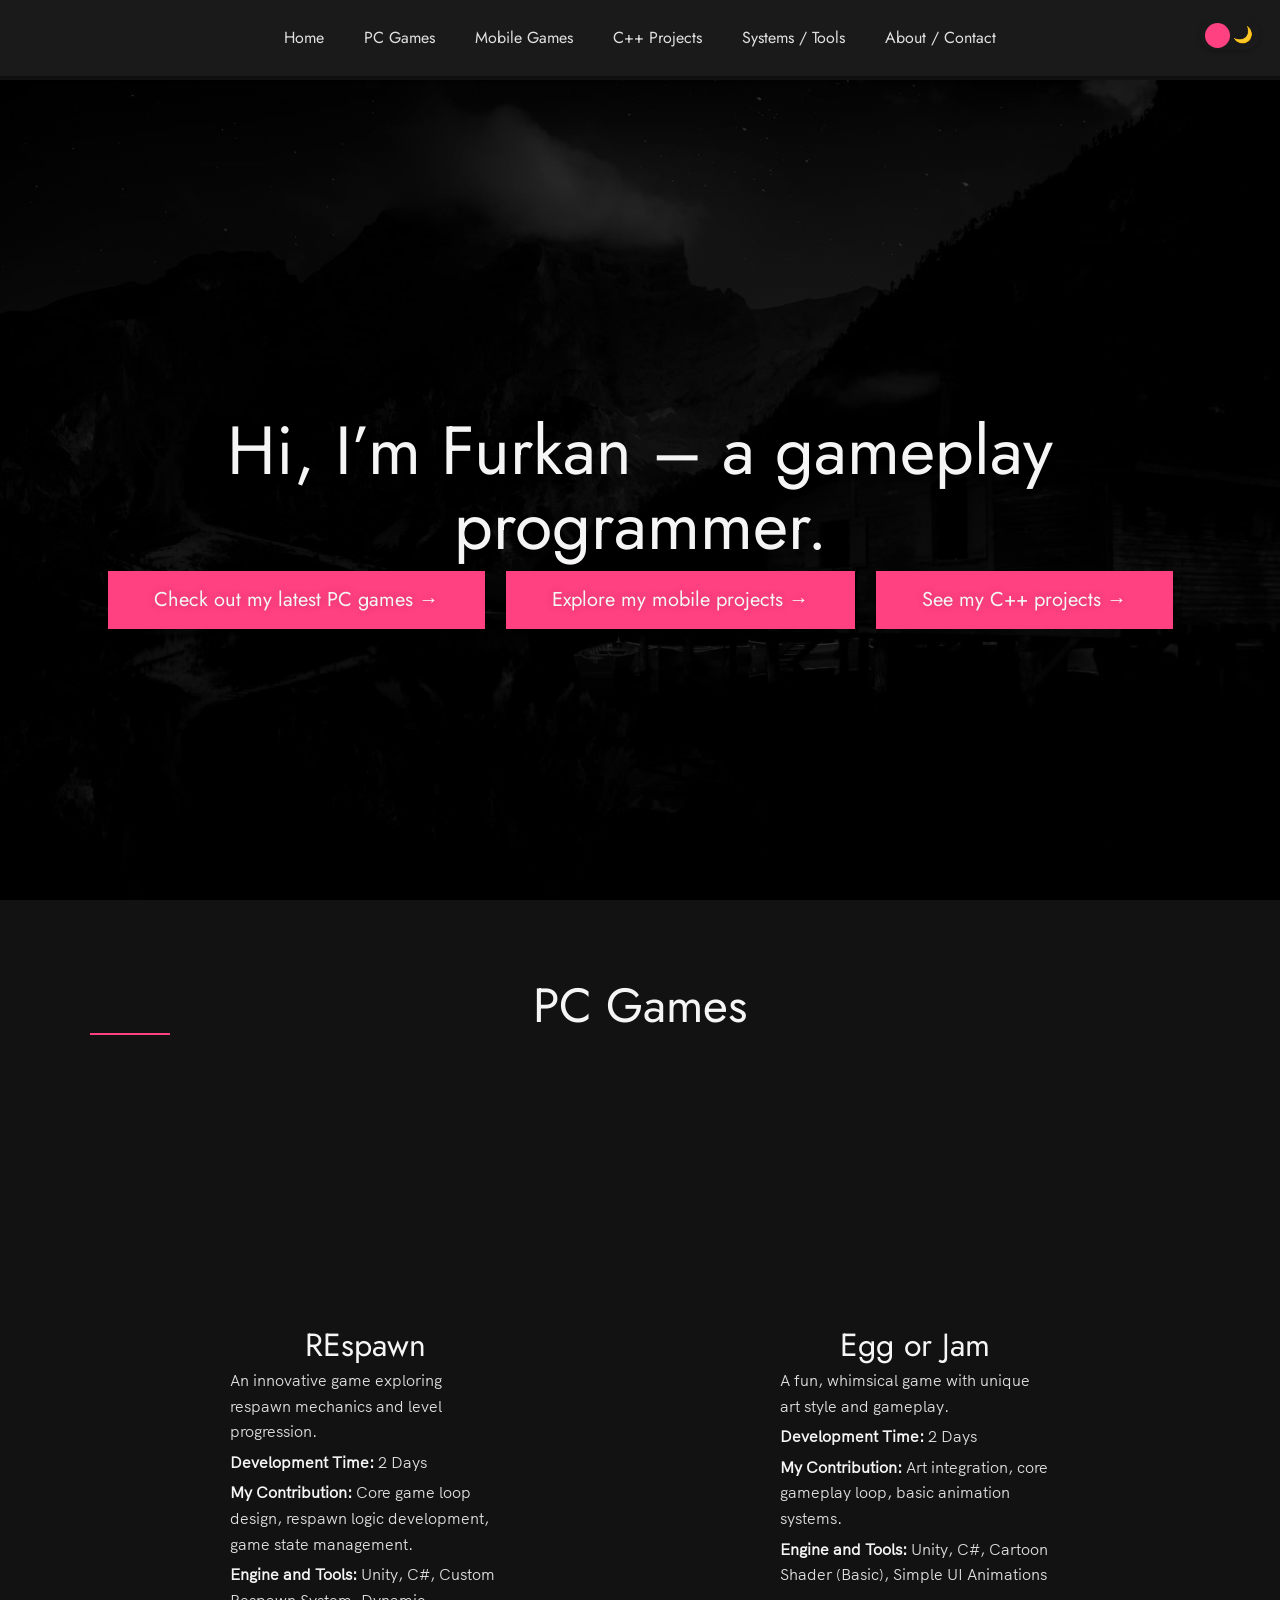
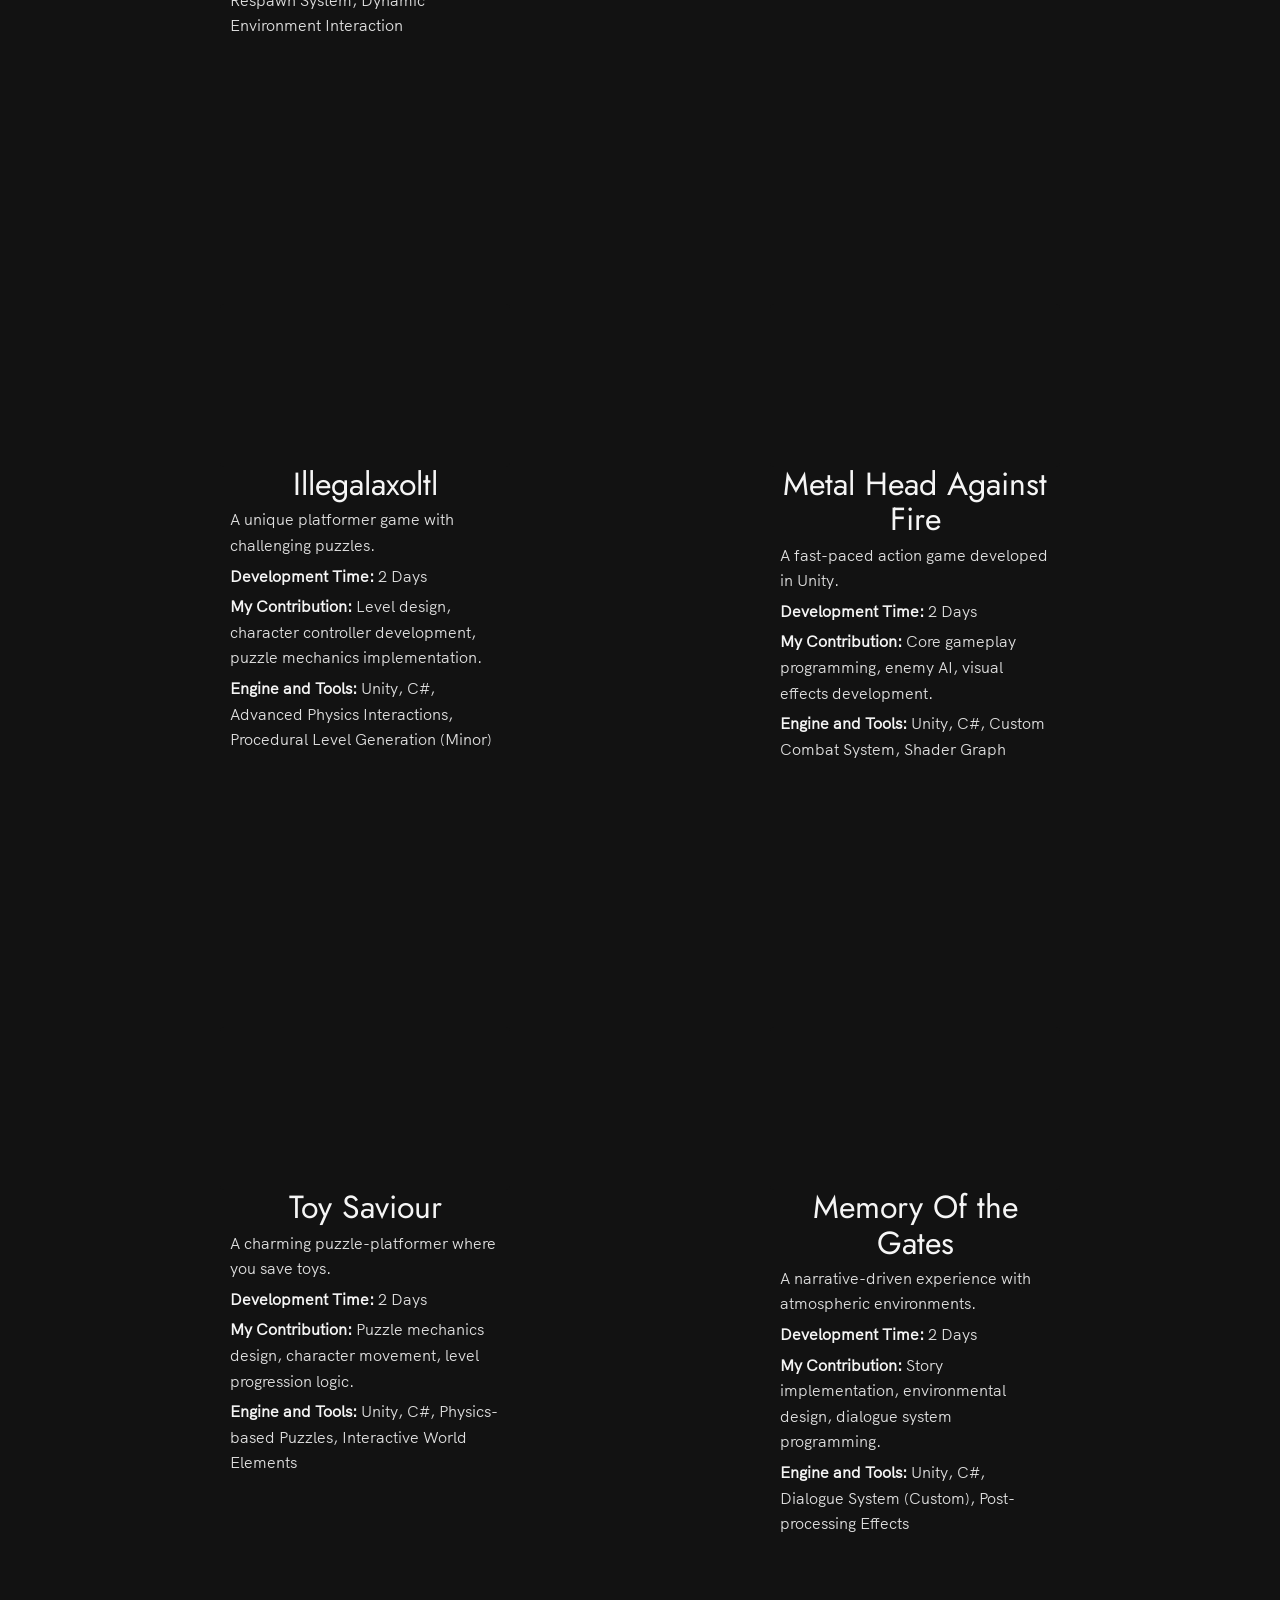
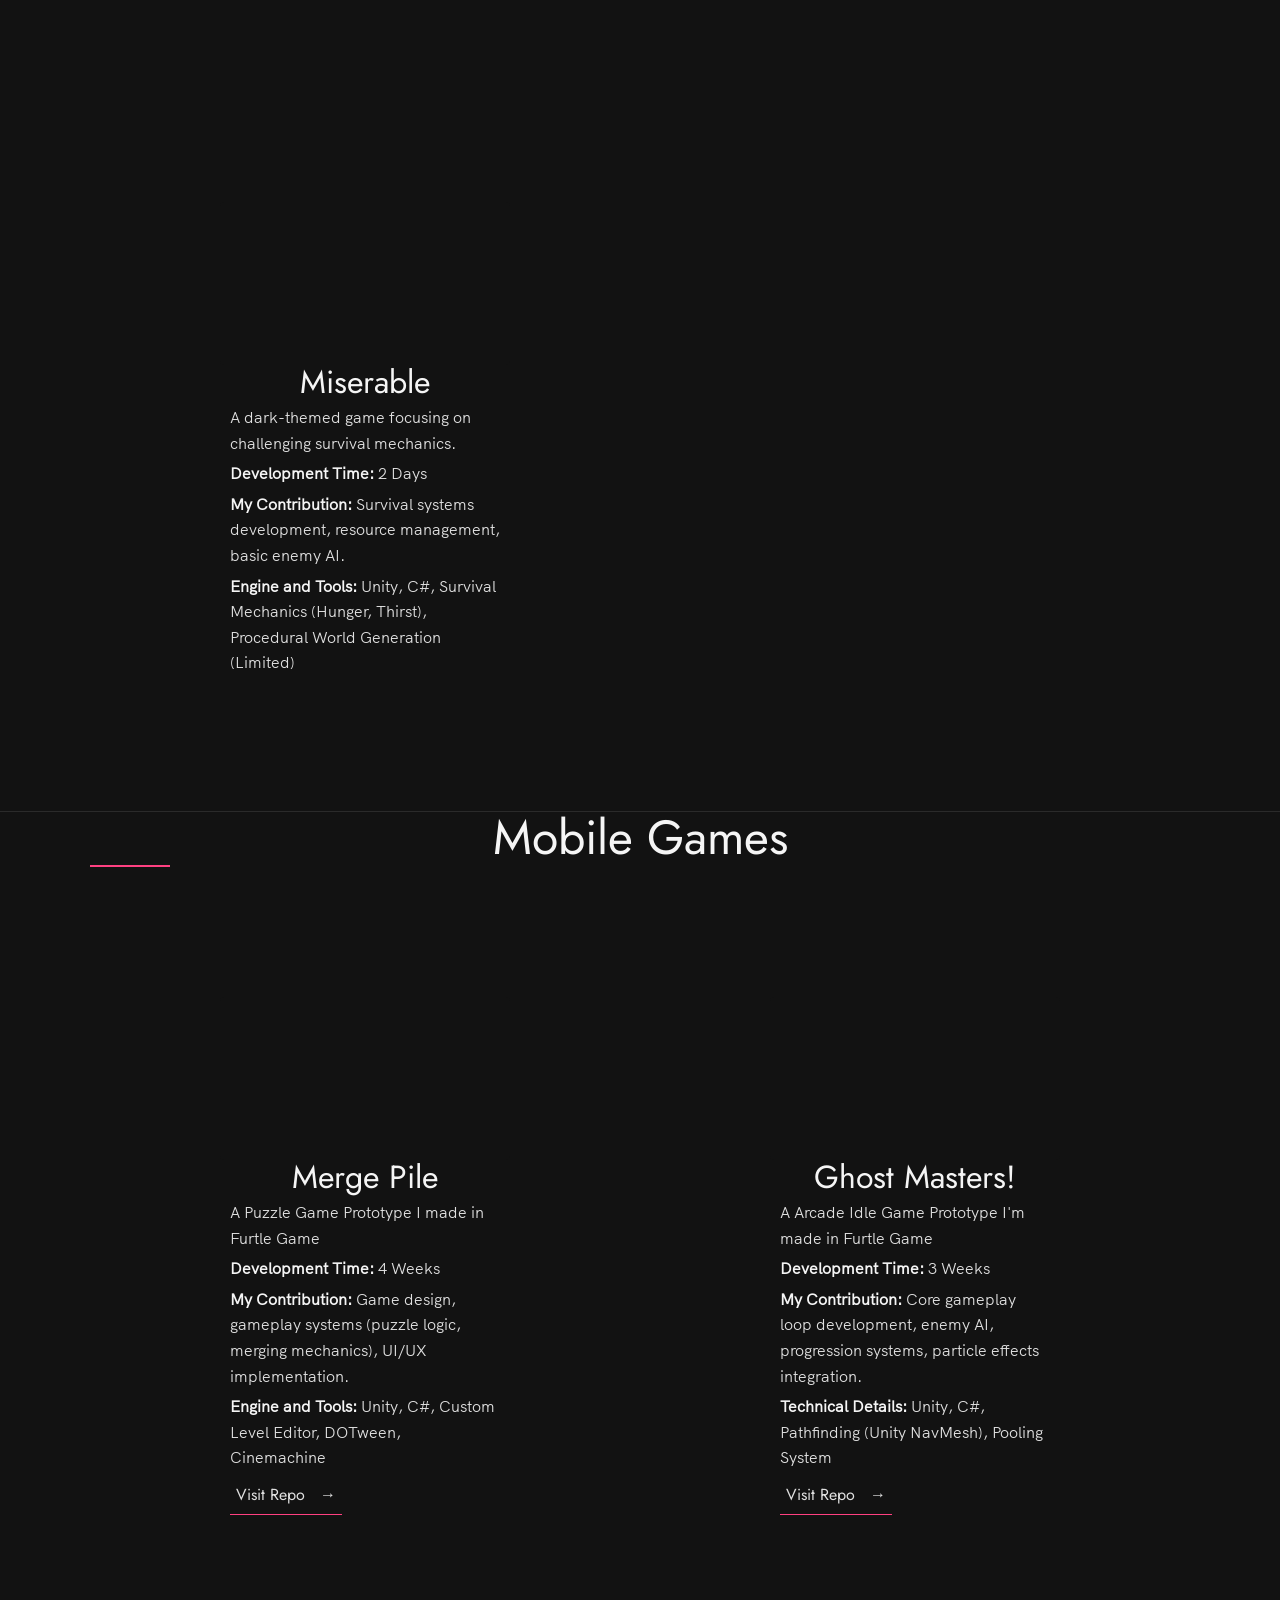
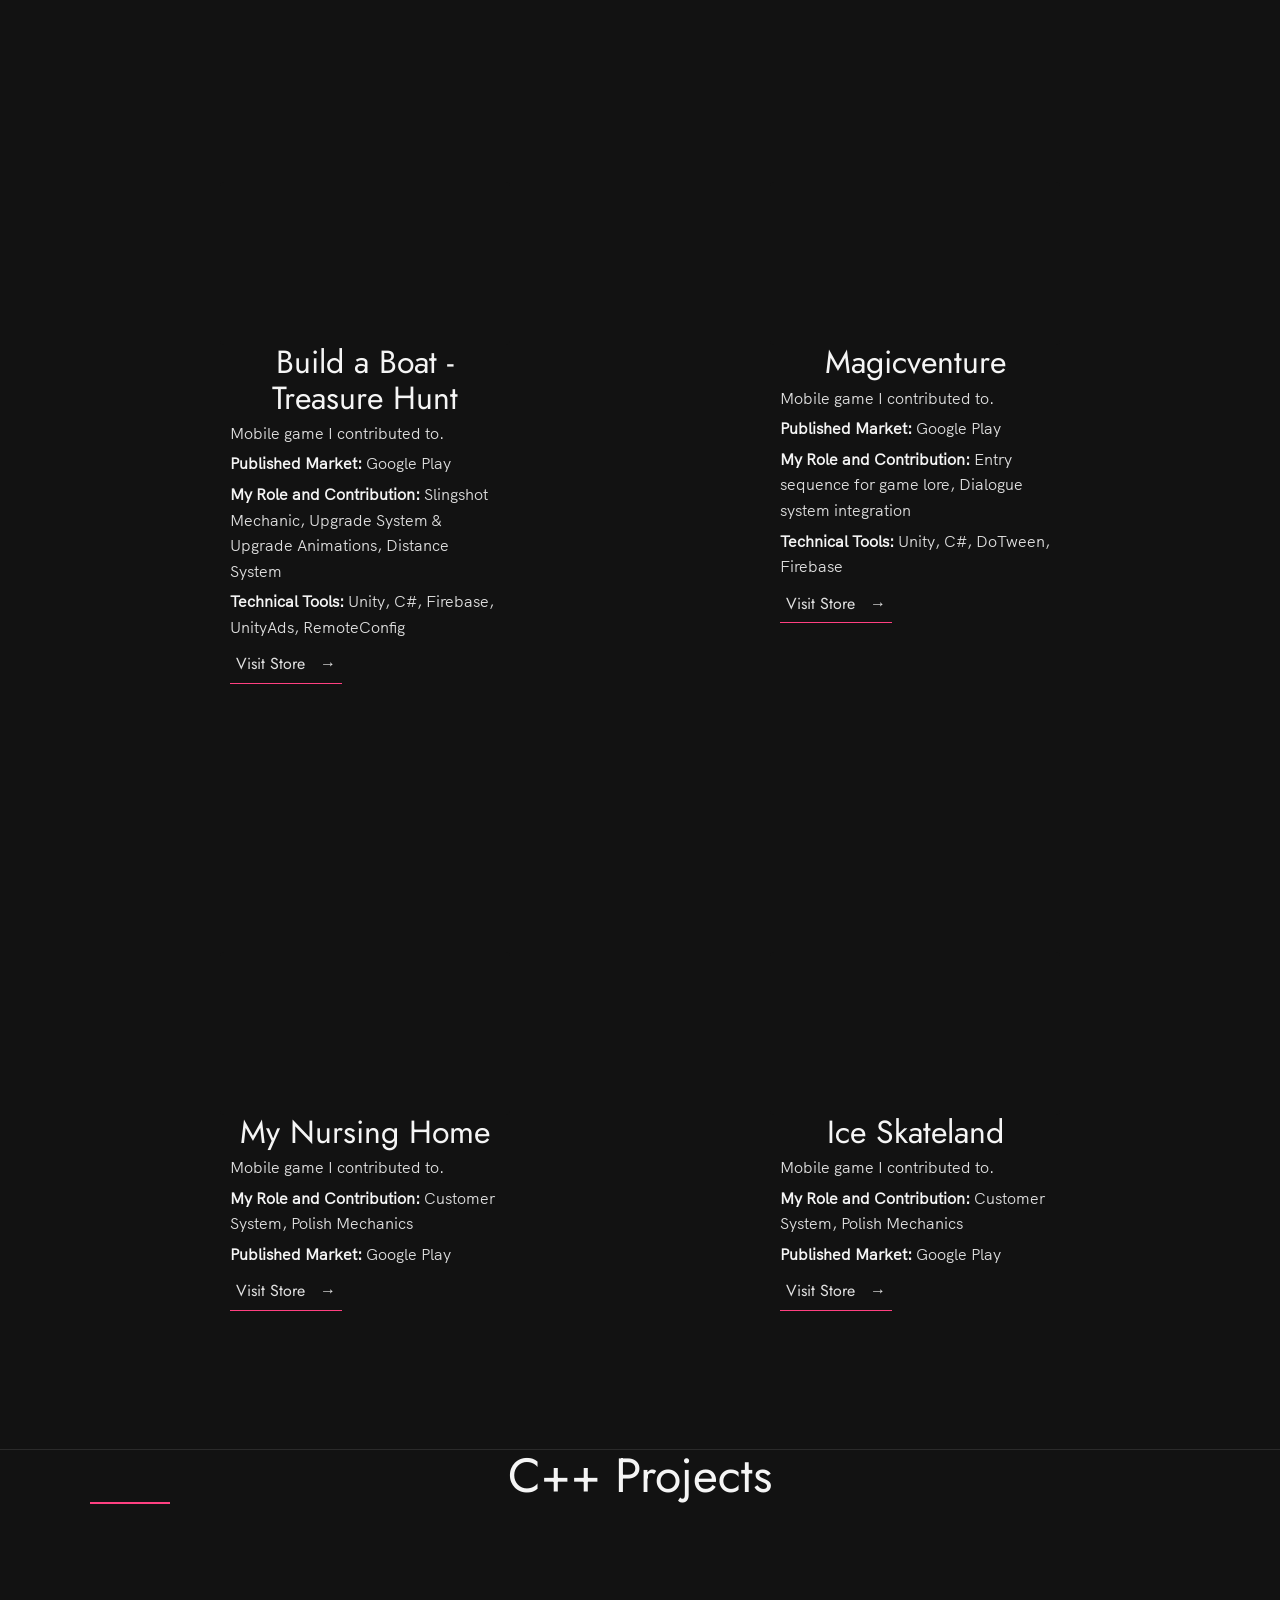
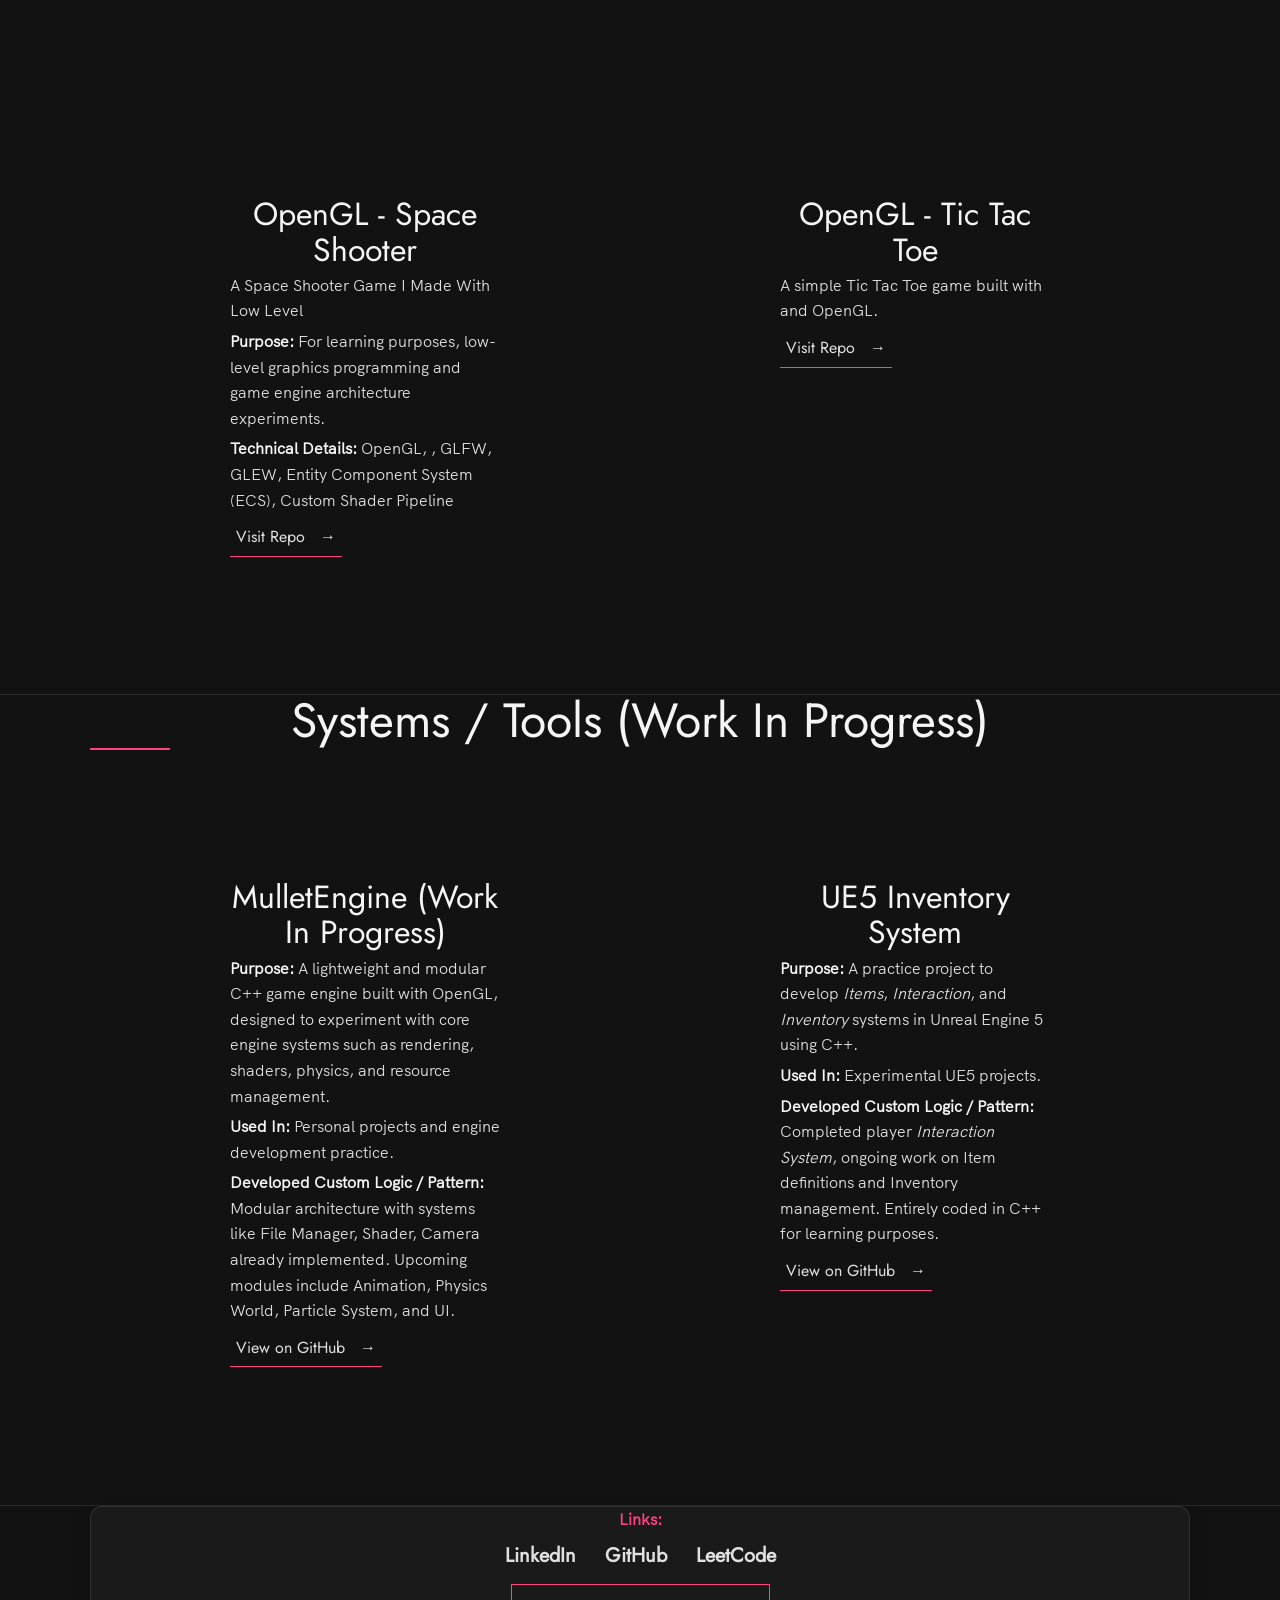
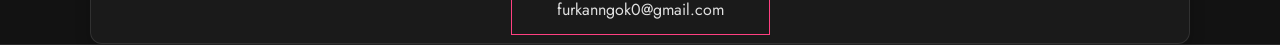
<file: index.html>
<!DOCTYPE html>
<html lang="en">

<head>
    <meta charset="UTF-8" />
    <meta name="viewport" content="width=device-width, initial-scale=1.0" />
    <link rel="shortcut icon" type="image/png" href="./images/gamepad.png" />

    <title>
        Furkan Gök | Gameplay Programmer
    </title>

    <meta name="description" content="An Ambitious Game Developer">
    <meta name="keywords" content="Game Dev, Unity Dev, Graphics Engines,C#," />
    <link rel="stylesheet" href="index.css" />
</head>

<body>
    <nav class="nav" role="navigation">
        <ul class="nav__items">
            <li class="nav__item"><a href="#home" class="nav__link">Home</a></li>
            <li class="nav__item"><a href="#pc-games" class="nav__link">PC Games</a></li>
            <li class="nav__item"><a href="#mobile-games" class="nav__link">Mobile Games</a></li>
            <li class="nav__item"><a href="#cpp-projects" class="nav__link">C++ Projects</a></li>
            <li class="nav__item"><a href="#systems-tools" class="nav__link">Systems / Tools</a></li>
            <li class="nav__item">
                <a href="#about-contact" class="nav__link">About / Contact</a>
            </li>
        </ul>
    </nav>

    <header class="header" role="banner" id="home">
        <div class="header__text-box row">
            <div class="header__text">
                <h1 class="heading-primary">
                    <span>Hi, I’m Furkan – a gameplay programmer.</span>
                </h1>
                <a href="#pc-games" class="btn btn--pink">Check out my latest PC games →</a>
                <a href="#mobile-games" class="btn btn--pink">Explore my mobile projects →</a>
                <a href="#cpp-projects" class="btn btn--pink">See my  C++ projects →</a>
            </div>
        </div>
    </header>

    <main role="main">

        <section class="work" id="pc-games">
            <div class="row">
                <h2>PC Games</h2>
                <div class="work__boxes">

                    <div class="work__box">
                        <div class="work__image-box video-container">
                            <iframe width="560" height="315" src="https://www.youtube.com/embed/XzapZG9yzKo?si=b9tMLevLgzoZvf8c&start=1" title="YouTube video player" frameborder="0" allow="accelerometer; autoplay; clipboard-write; encrypted-media; gyroscope; picture-in-picture; web-share" referrerpolicy="strict-origin-when-cross-origin" allowfullscreen></iframe>
                        </div>
                        <div class="work__text">
                            <h3>REspawn</h3>
                            <p>An innovative game exploring respawn mechanics and level progression.</p>
                            <p><strong>Development Time:</strong> 2 Days</p>
                            <p><strong>My Contribution:</strong> Core game loop design, respawn logic development, game state management.</p>
                            <p><strong>Engine and Tools:</strong> Unity, C#, Custom Respawn System, Dynamic Environment Interaction</p>
                        </div>
                    </div>
                    
                                        <div class="work__box">
                                            <div class="work__image-box video-container">
                                                <iframe width="560" height="315" src="https://www.youtube.com/embed/KnF0yyJ-IzM?si=kGT-flKXKnUp8Cqu&start=1" title="YouTube video player" frameborder="0" allow="accelerometer; autoplay; clipboard-write; encrypted-media; gyroscope; picture-in-picture; web-share" referrerpolicy="strict-origin-when-cross-origin" allowfullscreen></iframe>
                                            </div>
                                            <div class="work__text">
                                                <h3>Egg or Jam</h3>
                                                <p>A fun, whimsical game with unique art style and gameplay.</p>
                                                <p><strong>Development Time:</strong> 2 Days</p>
                                                <p><strong>My Contribution:</strong> Art integration, core gameplay loop, basic animation systems.</p>
                                                <p><strong>Engine and Tools:</strong> Unity, C#, Cartoon Shader (Basic), Simple UI Animations</p>
                                            </div>
                                        </div>
                                        <div class="work__box">
                                            <div class="work__image-box video-container">
                                                <iframe width="560" height="315" src="https://www.youtube.com/embed/DG5DNbVfJjw?si=A6hbgYW3vlIyhQn_&start=1" title="YouTube video player" frameborder="0" allow="accelerometer; autoplay; clipboard-write; encrypted-media; gyroscope; picture-in-picture; web-share" referrerpolicy="strict-origin-when-cross-origin" allowfullscreen></iframe>
                                            </div>
                                            <div class="work__text">
                                                <h3>Illegalaxoltl</h3>
                                                <p>A unique platformer game with challenging puzzles.</p>
                                                <p><strong>Development Time:</strong> 2 Days</p>
                                                <p><strong>My Contribution:</strong> Level design, character controller development, puzzle mechanics implementation.</p>
                                                <p><strong>Engine and Tools:</strong> Unity, C#, Advanced Physics Interactions, Procedural Level Generation (Minor)</p>
                                            </div>
                                        </div>
                    <div class="work__box">
                        <div class="work__image-box video-container">
                            <iframe width="560" height="315" src="https://www.youtube.com/embed/ONyRNSSHD-g?si=R7RUpYGPUEE3frFn&start=1" title="YouTube video player" frameborder="0" allow="accelerometer; autoplay; clipboard-write; encrypted-media; gyroscope; picture-in-picture; web-share" referrerpolicy="strict-origin-when-cross-origin" allowfullscreen></iframe>
                        </div>
                        <div class="work__text">
                            <h3>Metal Head Against Fire</h3>
                            <p>A fast-paced action game developed in Unity.</p>
                            <p><strong>Development Time:</strong> 2 Days</p>
                            <p><strong>My Contribution:</strong> Core gameplay programming, enemy AI, visual effects development.</p>
                            <p><strong>Engine and Tools:</strong> Unity, C#, Custom Combat System, Shader Graph</p>
                        </div>
                    </div>



                    <div class="work__box">
                        <div class="work__image-box video-container">
                            <iframe width="560" height="315" src="https://www.youtube.com/embed/W_U2lF2NNnQ?si=flOfzoczrizRSGTz&start=1" title="YouTube video player" frameborder="0" allow="accelerometer; autoplay; clipboard-write; encrypted-media; gyroscope; picture-in-picture; web-share" referrerpolicy="strict-origin-when-cross-origin" allowfullscreen></iframe>
                        </div>
                        <div class="work__text">
                            <h3>Toy Saviour</h3>
                            <p>A charming puzzle-platformer where you save toys.</p>
                            <p><strong>Development Time:</strong> 2 Days</p>
                            <p><strong>My Contribution:</strong> Puzzle mechanics design, character movement, level progression logic.</p>
                            <p><strong>Engine and Tools:</strong> Unity, C#, Physics-based Puzzles, Interactive World Elements</p>
                        </div>
                    </div>

                    <div class="work__box">
                        <div class="work__image-box video-container">
                            <iframe width="560" height="315" src="https://www.youtube.com/embed/iU6UFqebJUA?si=ZgYQK7tX_ADVNn55&start=1" title="YouTube video player" frameborder="0" allow="accelerometer; autoplay; clipboard-write; encrypted-media; gyroscope; picture-in-picture; web-share" referrerpolicy="strict-origin-when-cross-origin" allowfullscreen></iframe>
                        </div>
                        <div class="work__text">
                            <h3>Memory Of the Gates</h3>
                            <p>A narrative-driven experience with atmospheric environments.</p>
                            <p><strong>Development Time:</strong> 2 Days</p>
                            <p><strong>My Contribution:</strong> Story implementation, environmental design, dialogue system programming.</p>
                            <p><strong>Engine and Tools:</strong> Unity, C#, Dialogue System (Custom), Post-processing Effects</p>
                        </div>
                    </div>

                    <div class="work__box">
                        <div class="work__image-box video-container">
                            <iframe width="560" height="315" src="https://www.youtube.com/embed/fEeKAGoQuBo?si=JWs19fC84Ag2kHYL&start=1" title="YouTube video player" frameborder="0" allow="accelerometer; autoplay; clipboard-write; encrypted-media; gyroscope; picture-in-picture; web-share" referrerpolicy="strict-origin-when-cross-origin" allowfullscreen></iframe>
                        </div>
                        <div class="work__text">
                            <h3>Miserable</h3>
                            <p>A dark-themed game focusing on challenging survival mechanics.</p>
                            <p><strong>Development Time:</strong> 2 Days</p>
                            <p><strong>My Contribution:</strong> Survival systems development, resource management, basic enemy AI.</p>
                            <p><strong>Engine and Tools:</strong> Unity, C#, Survival Mechanics (Hunger, Thirst), Procedural World Generation (Limited)</p>
                        </div>
                    </div>


                </div>
            </div>
        </section>

        <section class="work" id="mobile-games">
            <div class="row">
                <h2>Mobile Games</h2>



                <div class="work__boxes">

                    <div class="work__box">
                        <div class="work__image-box video-container">
                            <iframe width="560" height="315" src="https://www.youtube.com/embed/PJdW8u4PfMo?si=LYfhMEOOOPKmOvvd&start=1" title="YouTube video player" frameborder="0" allow="accelerometer; autoplay; clipboard-write; encrypted-media; gyroscope; picture-in-picture; web-share" referrerpolicy="strict-origin-when-cross-origin" allowfullscreen></iframe>
                        </div>
                        <div class="work__text">
                            <h3>Merge Pile</h3>
                            <p>A Puzzle Game Prototype I made in Furtle Game </p>
                            <p><strong>Development Time:</strong> 4 Weeks</p>
                            <p><strong>My Contribution:</strong> Game design, gameplay systems (puzzle logic, merging mechanics), UI/UX implementation.</p>
                            <p><strong>Engine and Tools:</strong> Unity, C#, Custom Level Editor, DOTween, Cinemachine</p>
                            <div class="work__links">
                                <a href="https://github.com/muhammedfurkangok/Merge-Pile" target="_blank" class="link__text">
                                    Visit Repo <span>→</span>
                                </a>
                                
                            </div>
                        </div>
                    </div>


                    <div class="work__box">
                        <div class="work__image-box video-container">
                            <iframe width="560" height="315" src="https://www.youtube.com/embed/NmtCS4lX2JE?si=D4J5_OSQe4PV-t8o&start=1" title="YouTube video player" frameborder="0" allow="accelerometer; autoplay; clipboard-write; encrypted-media; gyroscope; picture-in-picture; web-share" referrerpolicy="strict-origin-when-cross-origin" allowfullscreen></iframe>
                        </div>
                        <div class="work__text">
                            <h3>Ghost Masters!</h3>
                            <p>A Arcade Idle Game Prototype I'm made in Furtle Game </p>
                            <p><strong>Development Time:</strong> 3 Weeks</p>
                            <p><strong>My Contribution:</strong> Core gameplay loop development, enemy AI, progression systems, particle effects integration.</p>
                            <p><strong>Technical Details:</strong> Unity, C#, Pathfinding (Unity NavMesh), Pooling System</p>
                            <div class="work__links">
                                <a href="https://github.com/muhammedfurkangok/Ghost-Masters-Showcase" target="_blank" class="link__text">
                                     Visit Repo <span>→</span>
                                </a>
                                
                            </div>
                        </div>
                    </div>


                    <div class="work__box">
                        <div class="work__image-box video-container">
                            <iframe width="560" height="315" src="https://www.youtube.com/embed/AHjMTFmk6HU?si=kTis_4foetC9kxCl" title="YouTube video player" frameborder="0" allow="accelerometer; autoplay; clipboard-write; encrypted-media; gyroscope; picture-in-picture; web-share" referrerpolicy="strict-origin-when-cross-origin" allowfullscreen></iframe>
                        </div>
                        <div class="work__text">
                            <h3>Build a Boat - Treasure Hunt</h3>
                            <p>Mobile game I contributed to.</p>
                            <p><strong>Published Market:</strong> Google Play</p>
                            <p><strong>My Role and Contribution:</strong> Slingshot Mechanic, Upgrade System & Upgrade Animations, Distance System</p>
                            <p><strong>Technical Tools:</strong> Unity, C#, Firebase, UnityAds, RemoteConfig</p>
                            <div class="work__links">
                                <a href="https://play.google.com/store/apps/details?id=com.FurtleGame.BuildABoat" title="View on Google Play" target="_blank" class="link__text">
                                    Visit Store <span>→</span>
                                </a>
                            </div>
                        </div>
                    </div>

                    <div class="work__box">
                        <div class="work__image-box video-container">
                            <iframe width="560" height="315" src="https://www.youtube.com/embed/U2on2j7vzJg?si=NXtBUBA_fRhRfMLy" title="YouTube video player" frameborder="0" allow="accelerometer; autoplay; clipboard-write; encrypted-media; gyroscope; picture-in-picture; web-share" referrerpolicy="strict-origin-when-cross-origin" allowfullscreen></iframe>
                        </div>
                        <div class="work__text">
                            <h3>Magicventure</h3>
                            <p>Mobile game I contributed to.</p>
                            <p><strong>Published Market:</strong> Google Play</p>
                            <p><strong>My Role and Contribution:</strong> Entry sequence for game lore, Dialogue system integration</p>
                            <p><strong>Technical Tools:</strong> Unity, C#, DoTween, Firebase</p>
                            <div class="work__links">
                                <a href="https://play.google.com/store/apps/details?id=com.udogames.magicventure" title="View on Google Play" target="_blank" class="link__text">
                                    Visit Store <span>→</span>
                                </a>
                            </div>
                        </div>
                    </div>

                    <div class="work__box">
                        <div class="work__image-box video-container">
                            <iframe width="560" height="315" src="https://www.youtube.com/embed/p9XU89v5BdI?si=skI6gjcIEpnL57ol&start=1" title="YouTube video player" frameborder="0" allow="accelerometer; autoplay; clipboard-write; encrypted-media; gyroscope; picture-in-picture; web-share" referrerpolicy="strict-origin-when-cross-origin" allowfullscreen></iframe>
                        </div>
                        <div class="work__text">
                            <h3>My Nursing Home</h3>
                            <p>Mobile game I contributed to.</p>
                            <p><strong>My Role and Contribution:</strong> Customer System, Polish Mechanics</p>
                            <p><strong>Published Market:</strong> Google Play</p>
                            <div class="work__links">
                                <a href="https://play.google.com/store/apps/details?id=com.FurtleGame.MyNursingHome&hl=tr" title="Visit Store" target="_blank" class="link__text">
                                    Visit Store <span>→</span>
                                </a>
                            </div>
                        </div>
                    </div>

                    <div class="work__box">
                        <div class="work__image-box video-container">
                            <iframe width="560" height="315" src="https://www.youtube.com/embed/LSMhP5Chvvk?si=mumjorCQ2LOY51N0&start=1" title="YouTube video player" frameborder="0" allow="accelerometer; autoplay; clipboard-write; encrypted-media; gyroscope; picture-in-picture; web-share" referrerpolicy="strict-origin-when-cross-origin" allowfullscreen></iframe>
                        </div>
                        <div class="work__text">
                            <h3>Ice Skateland</h3>
                            <p>Mobile game I contributed to.</p>
                            <p><strong>My Role and Contribution:</strong> Customer System, Polish Mechanics</p>
                            <p><strong>Published Market:</strong> Google Play</p>
                            <div class="work__links">
                                <a href="https://play.google.com/store/apps/details?id=com.udogames.iceskateland&hl=tr" title="Visit Store" target="_blank" class="link__text">
                                    Visit Store <span>→</span>
                                </a>
                            </div>
                        </div>
                    </div>

                </div>
            </div>
        </section>

      <section class="work" id="cpp-projects">
  <div class="row">
    <h2> C++ Projects</h2>
    <div class="work__boxes">

      <div class="work__box">
        <div class="work__image-box video-container">
          <iframe width="560" height="315"
                  src="https://www.youtube.com/embed/7gmCXLX8xv4?si=yi1VCHsTNeNRcQ9I"
                  title="YouTube video player" frameborder="0"
                  allow="accelerometer; autoplay; clipboard-write; encrypted-media; gyroscope; picture-in-picture; web-share"
                  referrerpolicy="strict-origin-when-cross-origin" allowfullscreen></iframe>
        </div>
        <div class="work__text">
          <h3>OpenGL - Space Shooter</h3>
          <p>A Space Shooter Game I Made With Low Level </p>
          <p><strong>Purpose:</strong> For learning purposes, low-level graphics programming and game engine architecture experiments.</p>
          <p><strong>Technical Details:</strong> OpenGL, , GLFW, GLEW, Entity Component System (ECS), Custom Shader Pipeline</p>
          <div class="work__links">
            <a href="https://github.com/muhammedfurkangok/OpenGl-SpaceShooter" class="link__text" target="_blank">
              Visit Repo <span>→</span>
            </a>
            
          </div>
        </div>
      </div>

      <div class="work__box">
        <div class="work__image-box video-container">
          <iframe width="560" height="315"
                  src="https://www.youtube.com/embed/08PglX18HY4?si=x6YaeP7X7ReT2NMx"
                  title="YouTube video player" frameborder="0"
                  allow="accelerometer; autoplay; clipboard-write; encrypted-media; gyroscope; picture-in-picture; web-share"
                  referrerpolicy="strict-origin-when-cross-origin" allowfullscreen></iframe>
        </div>
        <div class="work__text">
          <h3>OpenGL - Tic Tac Toe</h3>
          <p>A simple Tic Tac Toe game built with  and OpenGL.</p>
          <div class="work__links">
            <a href="https://github.com/muhammedfurkangok/OpenGL-TicTacToe" class="link__text" target="_blank">
              Visit Repo <span>→</span>
            </a>
            
          </div>
        </div>
      </div>

    </div>
  </div>
</section>


     <section class="work" id="systems-tools">
  <div class="row">
    <h2>Systems / Tools (Work In Progress)</h2>
    <div class="work__boxes">

      <div class="work__box">
        <div class="work__text">
          <h3>MulletEngine (Work In Progress)</h3>
          <p><strong>Purpose:</strong> A lightweight and modular C++ game engine built with OpenGL, designed to experiment with core engine systems such as rendering, shaders, physics, and resource management.</p>
          <p><strong>Used In:</strong> Personal projects and engine development practice.</p>
          <p><strong>Developed Custom Logic / Pattern:</strong> Modular architecture with systems like File Manager, Shader, Camera already implemented. Upcoming modules include Animation, Physics World, Particle System, and UI.</p>
          <div class="work__links">
            <a href="https://github.com/muhammedfurkangok/MulletEngine" class="link__text" target="_blank">
              View on GitHub <span>→</span>
            </a>
          </div>
        </div>
      </div>

      <div class="work__box">
        <div class="work__text">
          <h3>UE5 Inventory System</h3>
          <p><strong>Purpose:</strong> A practice project to develop <em>Items</em>, <em>Interaction</em>, and <em>Inventory</em> systems in Unreal Engine 5 using C++.</p>
          <p><strong>Used In:</strong> Experimental UE5 projects.</p>
          <p><strong>Developed Custom Logic / Pattern:</strong> Completed player <em>Interaction System</em>, ongoing work on Item definitions and Inventory management. Entirely coded in C++ for learning purposes.</p>
          <div class="work__links">
            <a href="https://github.com/muhammedfurkangok/UE5-InventorySystem" class="link__text" target="_blank">
              View on GitHub <span>→</span>
            </a>
          </div>
        </div>
      </div>

    </div>
  </div>
</section>


       <section class="contact" id="about-contact">
  <div class="row">
    
    <div class="contact__info">
      <h4>Links:</h4>
      <ul class="work__list">
        <li>
          <a href="https://www.linkedin.com/in/furkangokcs/" target="_blank" rel="noopener">LinkedIn</a>
        </li>
        <li>
          <a href="https://github.com/muhammedfurkangok" target="_blank" rel="noopener">GitHub</a>
        </li>
        <li>
          <a href="https://leetcode.com/u/L0fs/" target="_blank" rel="noopener">LeetCode</a>
        </li>
      </ul>

      <a href="mailto:furkanngok0@gmail.com" class="btn">furkanngok0@gmail.com</a>
    </div>
  </div>
</section>


    </main>

    

    <a href="#home" class="back-to-top" title="Back to Top">
        <img src="./images/arrow-up.svg" alt="Back to Top" class="back-to-top__image" />
    </a>
    <script src="./index.js"></script>
</body>

</html>
</file>
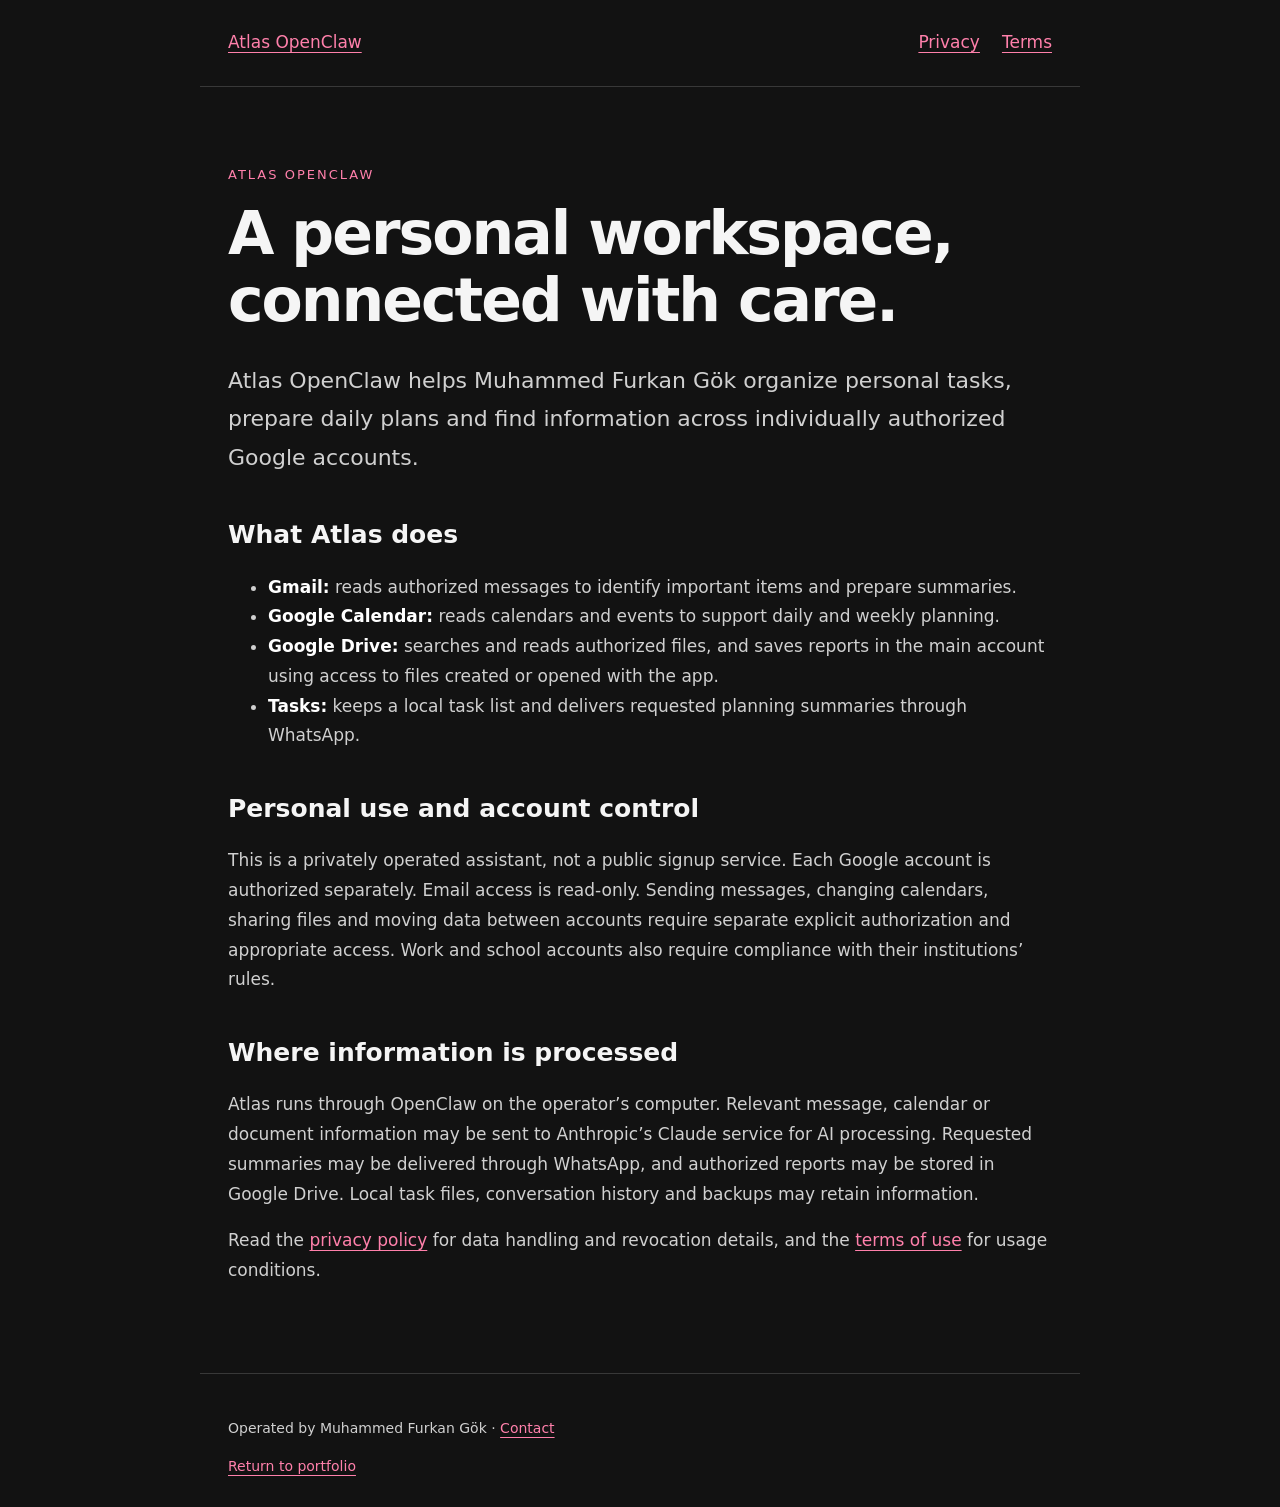
<file: atlas/index.html>
<!doctype html><html lang="en"><head><meta charset="utf-8"><meta name="viewport" content="width=device-width,initial-scale=1"><title>Atlas OpenClaw | Atlas</title><meta name="description" content="Atlas OpenClaw personal assistant: authorized Google integrations, privacy and account control."><link rel="stylesheet" href="style.css"></head><body><header><a href="index.html">Atlas OpenClaw</a><nav aria-label="Main navigation"><a href="privacy.html">Privacy</a><a href="terms.html">Terms</a></nav></header><main><p class="eyebrow">Atlas OpenClaw</p><h1>A personal workspace, connected with care.</h1><p class="lead">Atlas OpenClaw helps Muhammed Furkan Gök organize personal tasks, prepare daily plans and find information across individually authorized Google accounts.</p>
<h2>What Atlas does</h2><ul><li><strong>Gmail:</strong> reads authorized messages to identify important items and prepare summaries.</li><li><strong>Google Calendar:</strong> reads calendars and events to support daily and weekly planning.</li><li><strong>Google Drive:</strong> searches and reads authorized files, and saves reports in the main account using access to files created or opened with the app.</li><li><strong>Tasks:</strong> keeps a local task list and delivers requested planning summaries through WhatsApp.</li></ul>
<h2>Personal use and account control</h2><p>This is a privately operated assistant, not a public signup service. Each Google account is authorized separately. Email access is read-only. Sending messages, changing calendars, sharing files and moving data between accounts require separate explicit authorization and appropriate access. Work and school accounts also require compliance with their institutions’ rules.</p>
<h2>Where information is processed</h2><p>Atlas runs through OpenClaw on the operator’s computer. Relevant message, calendar or document information may be sent to Anthropic’s Claude service for AI processing. Requested summaries may be delivered through WhatsApp, and authorized reports may be stored in Google Drive. Local task files, conversation history and backups may retain information.</p><p>Read the <a href="privacy.html">privacy policy</a> for data handling and revocation details, and the <a href="terms.html">terms of use</a> for usage conditions.</p></main><footer><p>Operated by Muhammed Furkan Gök · <a href="mailto:gkkangk@gmail.com">Contact</a></p><a href="../">Return to portfolio</a></footer></body></html>
</file>
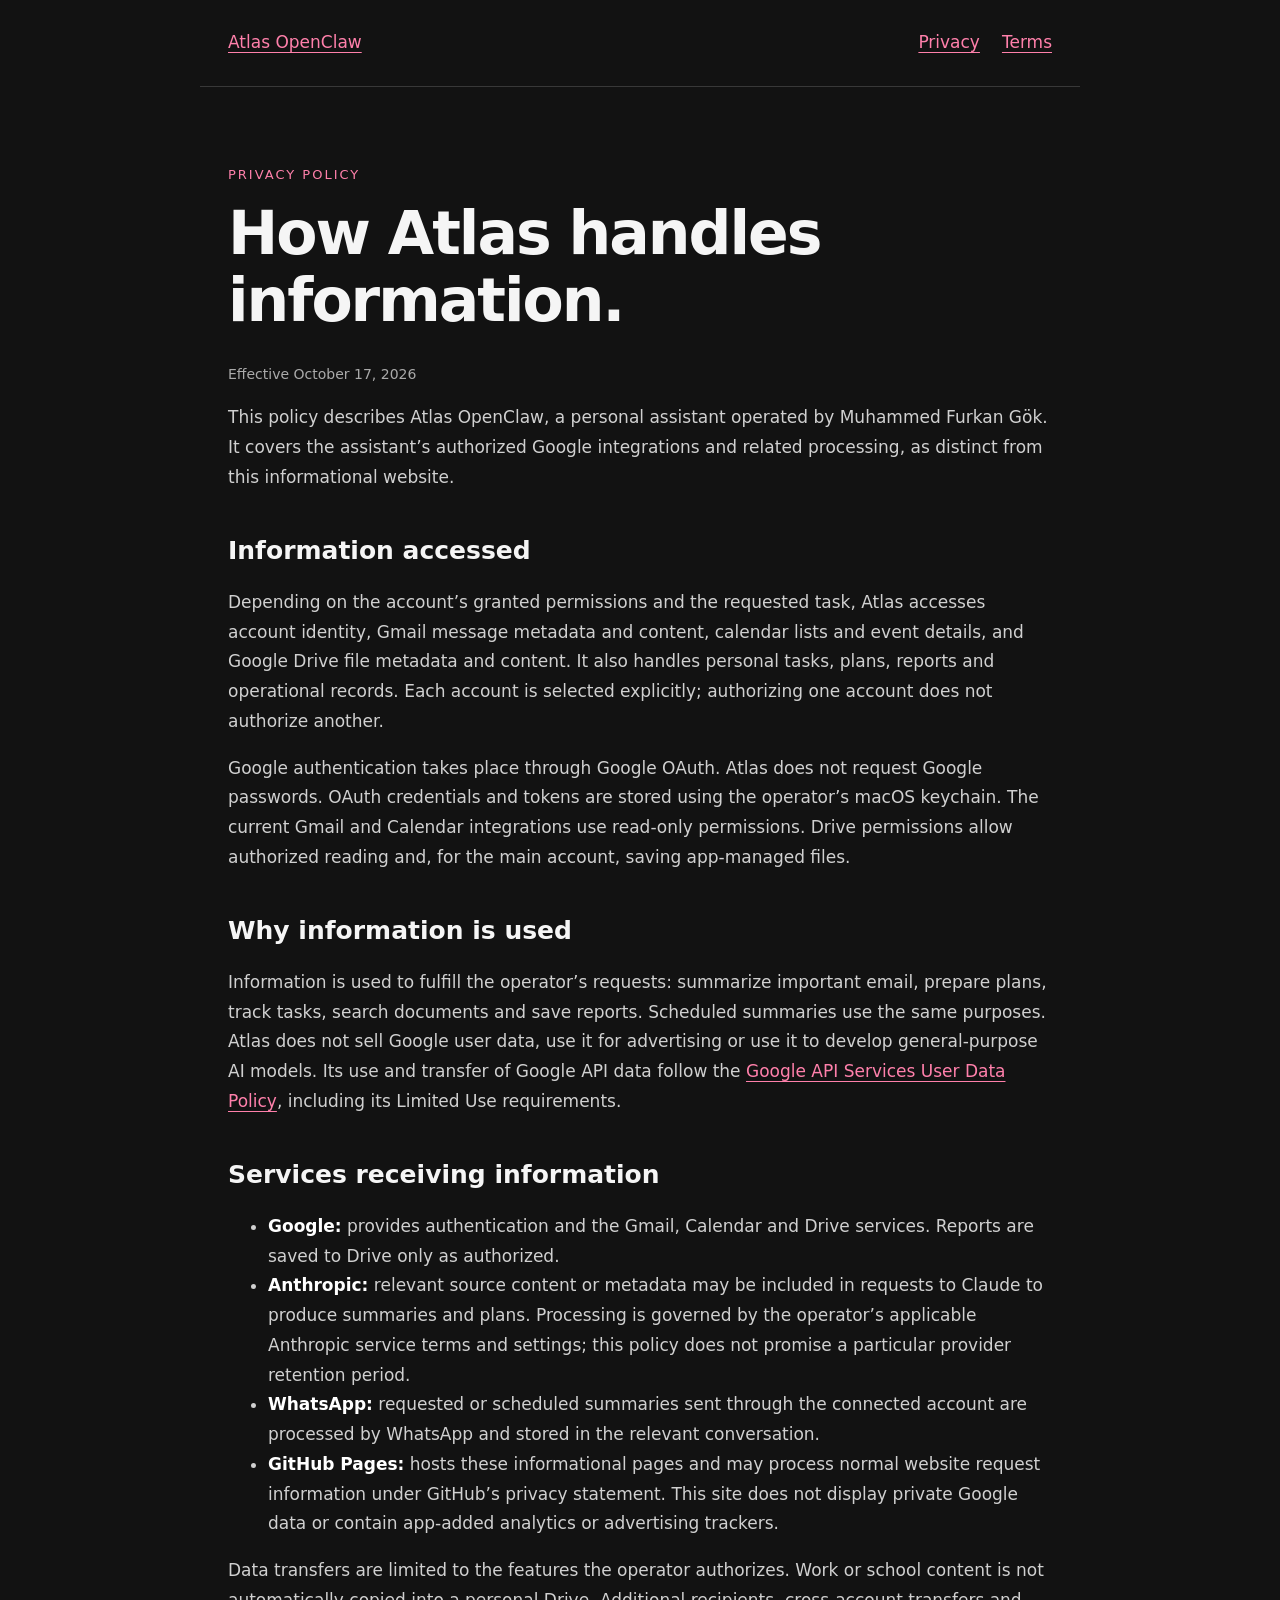
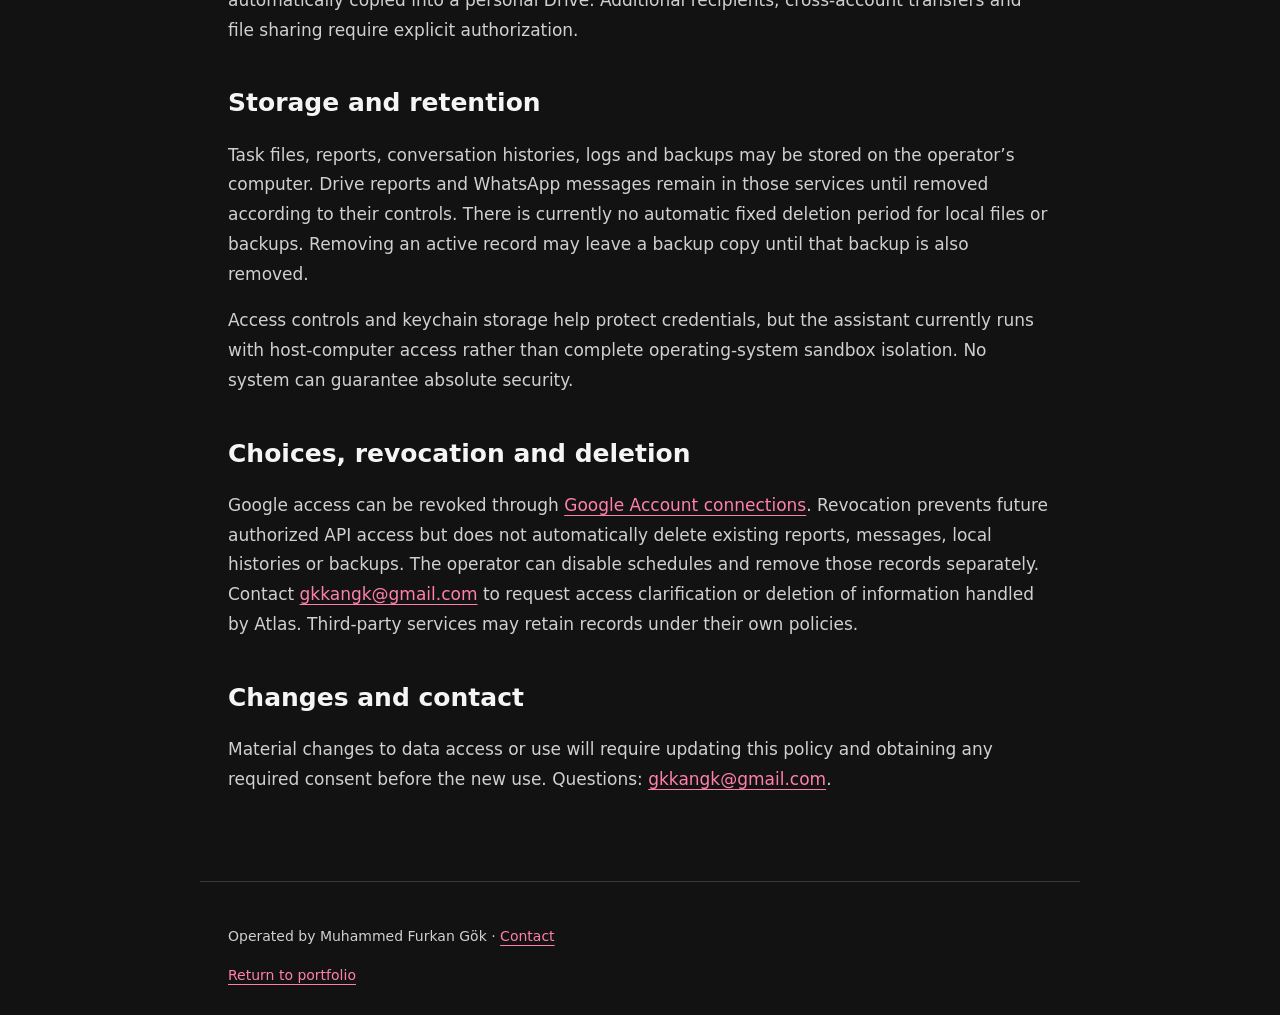
<file: atlas/privacy.html>
<!doctype html><html lang="en"><head><meta charset="utf-8"><meta name="viewport" content="width=device-width,initial-scale=1"><title>Privacy policy | Atlas</title><meta name="description" content="Atlas OpenClaw personal assistant: authorized Google integrations, privacy and account control."><link rel="stylesheet" href="style.css"></head><body><header><a href="index.html">Atlas OpenClaw</a><nav aria-label="Main navigation"><a href="privacy.html">Privacy</a><a href="terms.html">Terms</a></nav></header><main><p class="eyebrow">Privacy policy</p><h1>How Atlas handles information.</h1><p class="date">Effective October 17, 2026</p><p>This policy describes Atlas OpenClaw, a personal assistant operated by Muhammed Furkan Gök. It covers the assistant’s authorized Google integrations and related processing, as distinct from this informational website.</p>
<h2>Information accessed</h2><p>Depending on the account’s granted permissions and the requested task, Atlas accesses account identity, Gmail message metadata and content, calendar lists and event details, and Google Drive file metadata and content. It also handles personal tasks, plans, reports and operational records. Each account is selected explicitly; authorizing one account does not authorize another.</p><p>Google authentication takes place through Google OAuth. Atlas does not request Google passwords. OAuth credentials and tokens are stored using the operator’s macOS keychain. The current Gmail and Calendar integrations use read-only permissions. Drive permissions allow authorized reading and, for the main account, saving app-managed files.</p>
<h2>Why information is used</h2><p>Information is used to fulfill the operator’s requests: summarize important email, prepare plans, track tasks, search documents and save reports. Scheduled summaries use the same purposes. Atlas does not sell Google user data, use it for advertising or use it to develop general-purpose AI models. Its use and transfer of Google API data follow the <a href="https://developers.google.com/terms/api-services-user-data-policy">Google API Services User Data Policy</a>, including its Limited Use requirements.</p>
<h2>Services receiving information</h2><ul><li><strong>Google:</strong> provides authentication and the Gmail, Calendar and Drive services. Reports are saved to Drive only as authorized.</li><li><strong>Anthropic:</strong> relevant source content or metadata may be included in requests to Claude to produce summaries and plans. Processing is governed by the operator’s applicable Anthropic service terms and settings; this policy does not promise a particular provider retention period.</li><li><strong>WhatsApp:</strong> requested or scheduled summaries sent through the connected account are processed by WhatsApp and stored in the relevant conversation.</li><li><strong>GitHub Pages:</strong> hosts these informational pages and may process normal website request information under GitHub’s privacy statement. This site does not display private Google data or contain app-added analytics or advertising trackers.</li></ul><p>Data transfers are limited to the features the operator authorizes. Work or school content is not automatically copied into a personal Drive. Additional recipients, cross-account transfers and file sharing require explicit authorization.</p>
<h2>Storage and retention</h2><p>Task files, reports, conversation histories, logs and backups may be stored on the operator’s computer. Drive reports and WhatsApp messages remain in those services until removed according to their controls. There is currently no automatic fixed deletion period for local files or backups. Removing an active record may leave a backup copy until that backup is also removed.</p><p>Access controls and keychain storage help protect credentials, but the assistant currently runs with host-computer access rather than complete operating-system sandbox isolation. No system can guarantee absolute security.</p>
<h2>Choices, revocation and deletion</h2><p>Google access can be revoked through <a href="https://myaccount.google.com/connections">Google Account connections</a>. Revocation prevents future authorized API access but does not automatically delete existing reports, messages, local histories or backups. The operator can disable schedules and remove those records separately. Contact <a href="mailto:gkkangk@gmail.com">gkkangk@gmail.com</a> to request access clarification or deletion of information handled by Atlas. Third-party services may retain records under their own policies.</p>
<h2>Changes and contact</h2><p>Material changes to data access or use will require updating this policy and obtaining any required consent before the new use. Questions: <a href="mailto:gkkangk@gmail.com">gkkangk@gmail.com</a>.</p></main><footer><p>Operated by Muhammed Furkan Gök · <a href="mailto:gkkangk@gmail.com">Contact</a></p><a href="../">Return to portfolio</a></footer></body></html>
</file>
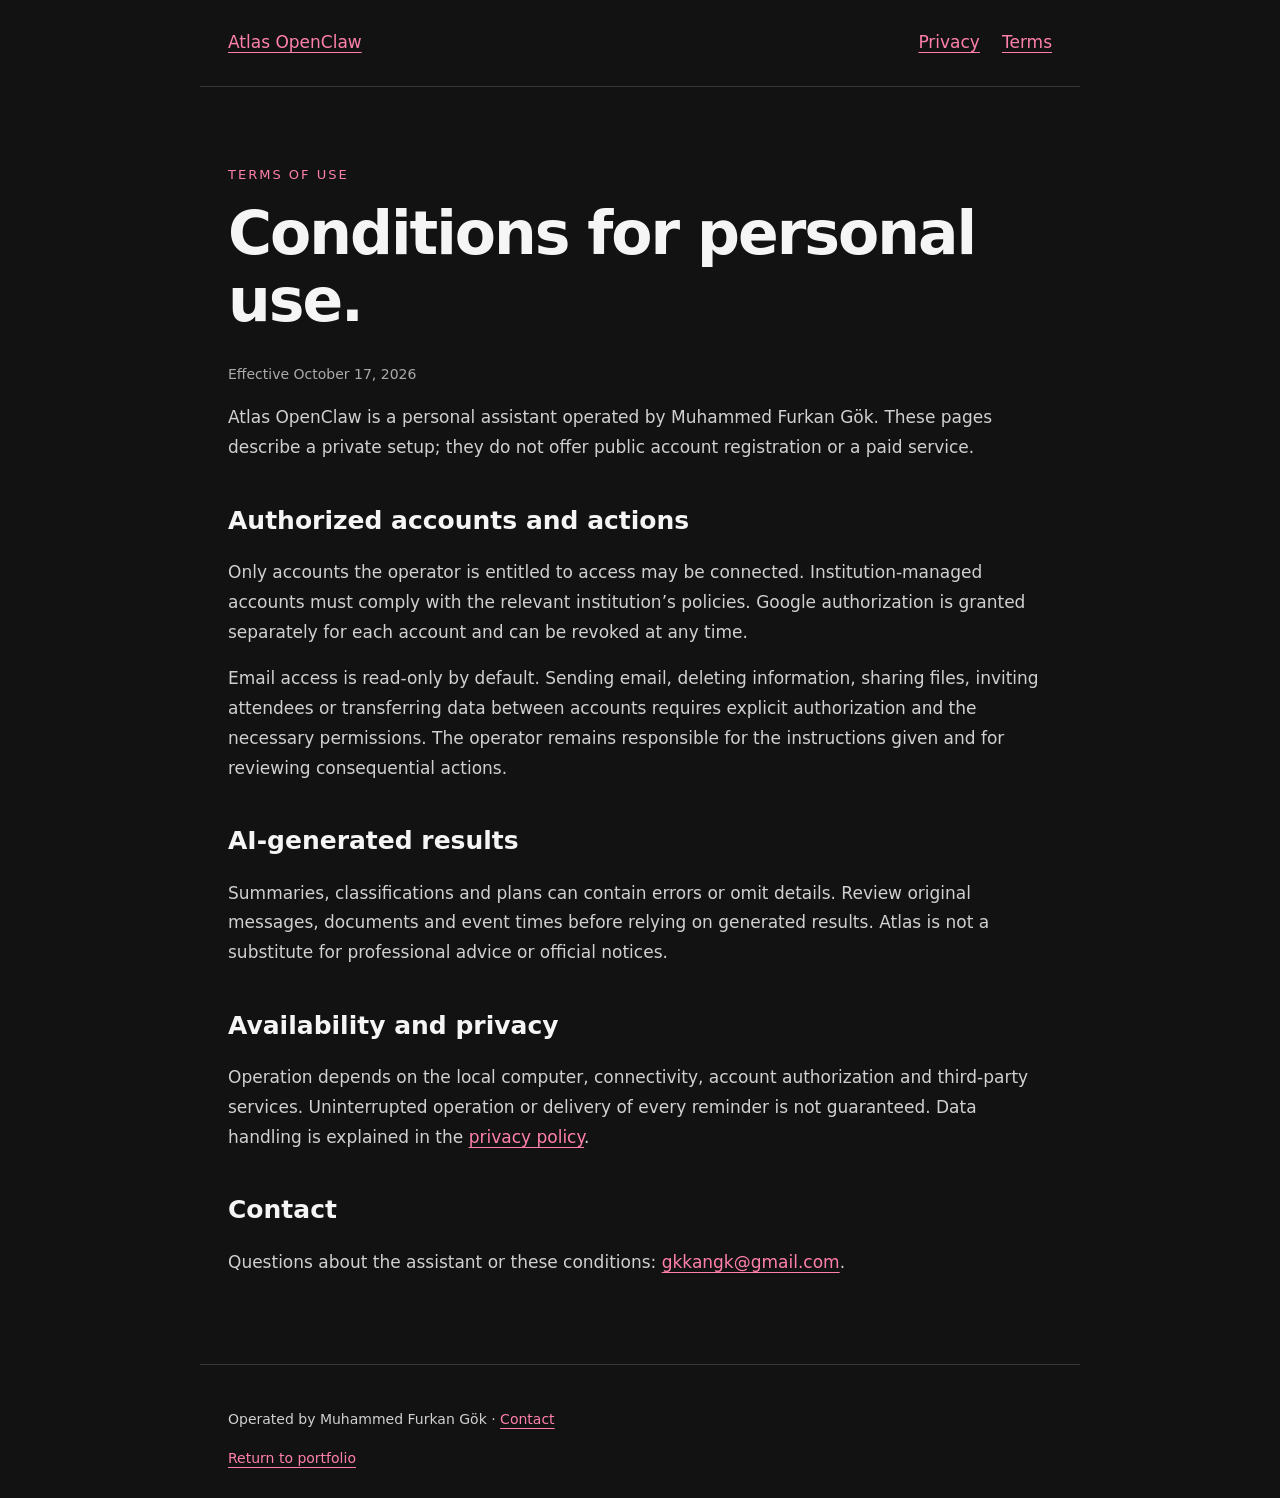
<file: atlas/terms.html>
<!doctype html><html lang="en"><head><meta charset="utf-8"><meta name="viewport" content="width=device-width,initial-scale=1"><title>Terms of use | Atlas</title><meta name="description" content="Atlas OpenClaw personal assistant: authorized Google integrations, privacy and account control."><link rel="stylesheet" href="style.css"></head><body><header><a href="index.html">Atlas OpenClaw</a><nav aria-label="Main navigation"><a href="privacy.html">Privacy</a><a href="terms.html">Terms</a></nav></header><main><p class="eyebrow">Terms of use</p><h1>Conditions for personal use.</h1><p class="date">Effective October 17, 2026</p><p>Atlas OpenClaw is a personal assistant operated by Muhammed Furkan Gök. These pages describe a private setup; they do not offer public account registration or a paid service.</p><h2>Authorized accounts and actions</h2><p>Only accounts the operator is entitled to access may be connected. Institution-managed accounts must comply with the relevant institution’s policies. Google authorization is granted separately for each account and can be revoked at any time.</p><p>Email access is read-only by default. Sending email, deleting information, sharing files, inviting attendees or transferring data between accounts requires explicit authorization and the necessary permissions. The operator remains responsible for the instructions given and for reviewing consequential actions.</p><h2>AI-generated results</h2><p>Summaries, classifications and plans can contain errors or omit details. Review original messages, documents and event times before relying on generated results. Atlas is not a substitute for professional advice or official notices.</p><h2>Availability and privacy</h2><p>Operation depends on the local computer, connectivity, account authorization and third-party services. Uninterrupted operation or delivery of every reminder is not guaranteed. Data handling is explained in the <a href="privacy.html">privacy policy</a>.</p><h2>Contact</h2><p>Questions about the assistant or these conditions: <a href="mailto:gkkangk@gmail.com">gkkangk@gmail.com</a>.</p></main><footer><p>Operated by Muhammed Furkan Gök · <a href="mailto:gkkangk@gmail.com">Contact</a></p><a href="../">Return to portfolio</a></footer></body></html>
</file>
<file: index.css>
/* --------------------------------------- */
/* ----- Basic Setup ----- */
/* --------------------------------------- */
@font-face {
    font-family: 'Hk Grotesk';
    font-style: normal;
    font-weight: 400;
    src: url('./fonts/HKGrotesk-Regular.woff') format('woff');
}

@font-face {
    font-family: 'Jost';
    font-style: normal;
    font-weight: 400;
    src: url('./fonts/Jost-Regular.ttf') format('woff');
}

* {
    margin: 0;
    padding: 0;
    box-sizing: inherit;
}

:root {
    --font-size-small: 1.6rem;
    --font-size-normal: 2rem;
    --font-size-medium: 2.6rem;
    --font-size-medium-1: 3.2rem;
    --font-size-large: 4.8rem;
    --font-size-huge: 6.8rem;
    --font-stack: 'Hk Grotesk', sans-serif;
    --line-height-normal: 1.6;
    --line-height-small: 1.1;
    /* Dark Mode Colors (Default) */
    --primary-bg: #121212;
    --secondary-bg: #1a1a1a;
    --primary-text: #f5f5f5;
    --secondary-text: #e0e0e0;
    --accent-color: #ff4081;
    --border-color: 1px solid rgba(255, 255, 255, 0.1);
    --shadow-color: rgba(0, 0, 0, 0.2);
    --header-gradient-start: rgba(0,0,0, .3);
    --header-gradient-end: rgba(0,0,0, .6);
    --heading-line-color: var(--accent-color);
}

body.light-mode {
    /* Light Mode Colors */
    --primary-bg: #f5f5f5;
    --secondary-bg: #ffffff;
    --primary-text: #121212;
    --secondary-text: #333333;
    --accent-color: #d81b60; /* Slightly different pink for light mode */
    --border-color: 1px solid rgba(0, 0, 0, 0.1);
    --shadow-color: rgba(0, 0, 0, 0.1);
    --header-gradient-start: rgba(255,255,255, .3);
    --header-gradient-end: rgba(255,255,255, .6);
    --heading-line-color: var(--accent-color);
}


html {
    font-size: 62.5%; /* (16/10)*100 = 62.5% => 1rem = 10px */
    box-sizing: border-box;
    scroll-behavior: smooth;
}

@media(max-width: 1000px) {
    html {
        font-size: 55%;
    }
}

body {
    font-size: var(--font-size-small);
    font-family: var(--font-stack);
    font-weight: 400;
    color: var(--secondary-text);
    line-height: var(--line-height-normal);
    background: var(--primary-bg);
    overflow-x: hidden;
    transition: background-color 0.3s ease, color 0.3s ease; /* Smooth transition for theme change */
    padding-top: 8rem; /* Added: Pushes content down to clear fixed navigation bar */
}

.row {
    max-width: var(--container-max-width);
    margin: 0 auto;
    padding: 0 var(--gutter-normal);
}

@media(max-width: 1340px) {
    .row {
        max-width: 1100px;
    }
}

@media(max-width: 1240px) {
    .row {
        padding: 0 var(--gutter-medium);
    }
}

@media(max-width: 600px) {
    .row {
        padding: 0 var(--gutter-normal);
    }
}

@media(max-width: 600px) {
    .row {
        padding: 0 var(--gutter-small);
    }
}

section {
    padding: var(--gutter-huge) 0;
    border-bottom: var(--border-color);
}

img {
    object-fit: contain;
    max-width: 100%;
}

/* --------------------------------------- */
/* ----- Headlines and Paragraphs ----- */
/* --------------------------------------- */

h1,
h2,
h3 {
    font-family: 'Jost', sans-serif;
    font-weight: 400;
    line-height: var(--line-height-small);
    color: var(--primary-text);
    transition: color 0.3s ease; /* Smooth transition for theme change */
}

.heading-primary {
    line-height: 1.1;
    font-size: var(--font-size-huge);
    font-weight: 400;
    margin-bottom: var(--gutter-small);
}

@media(max-width: 900px) {
    .heading-primary {
        font-size: 4.5rem; /* Adjusted from 5.5rem */
    }
}

h2 {
    font-size: var(--font-size-large);
    margin-bottom: var(--gutter-normal);
    text-align: center;
}

    h2::after {
        content: '';
        display: block;
        height: 2px;
        width: 8rem;
        background: var(--heading-line-color);
        margin: var(--gutter-small) auto;
        transition: background-color 0.3s ease; /* Smooth transition for theme change */
    }

h3 {
    font-size: var(--font-size-medium-1);
    margin-bottom: var(--gutter-small);
}

@media(max-width: 500px) {
    .heading-primary {
        font-size: 3.8rem; /* Adjusted from 4.8rem */
    }

    h2 {
        font-size: var(--font-size-medium-1);
    }

    h3 {
        font-size: var(--font-size-medium);
    }
}

p {
    margin: var(--gutter-small-1) 0;
}

@media(max-width: 900px) {
    p {
        max-width: var(--container-small-width);
        margin-left: auto;
        margin-right: auto;
    }
}

/* --------------------------------------- */
/* ----- Buttons and Links ----- */
/* --------------------------------------- */

a {
    color: var(--primary-text);
    font-weight: 400;
    font-family: 'Jost', sans-serif;
    transition: all .2s ease-in-out;
    outline: 2px solid transparent;
}

::-moz-focus-inner {
    border: 0;
}

button:focus,
a:focus {
    outline: 2px solid var(--accent-color);
    outline-offset: 2px;
}

body:not(.user-is-tabbing) button:focus,
body:not(.user-is-tabbing) a:focus {
    outline: none;
}

.link:hover {
    color: var(--accent-color);
}

.btn {
    position: relative;
    display: inline-block;
    padding: 1.2rem 4.5rem;
    text-decoration: none;
    color: inherit;
    border: 1px solid var(--accent-color);
    font-weight: 400;
    overflow: hidden;
}

    .btn:focus {
        outline: none;
    }

    .btn::after {
        content: '';
        display: block;
        position: absolute;
        top: 0;
        left: 0;
        width: 100%;
        height: 100%;
        background: var(--accent-color);
        z-index: -1;
        transform: translateX(-100%);
        transition: transform 0.3s ease-in-out;
    }

    .btn:hover::after,
    .btn:focus::after {
        transform: translateX(0);
    }

    .btn:hover,
    .btn:focus {
        color: var(--primary-text);
    }

.btn--pink {
    background: var(--accent-color);
    border-color: var(--accent-color);
    color: var(--primary-text);
    transition: all 0.2s ease-in-out;
}

    .btn--pink::after {
        display: none;
    }

    .btn--pink:hover,
    .btn--pink:focus {
        background: transparent;
        color: var(--accent-color);
    }

.link__text {
    position: relative;
    display: inline-block;
    padding: .6rem;
    text-decoration: none;
    color: inherit;
    border-bottom: 1px solid var(--accent-color);
    overflow: hidden;
}

    .link__text::after {
        content: '';
        position: absolute;
        bottom: 0;
        left: 0;
        width: 100%;
        display: inline-block;
        height: 2px;
        background: var(--accent-color);
        transform: scaleX(0);
        transform-origin: bottom right;
        transition: transform 0.25s ease-out;
    }

    .link__text:focus {
        outline: none;
    }

        .link__text:hover::after,
        .link__text:focus:after {
            transform: translateX(0);
        }

    .link__text span {
        padding-left: 1rem;
        font-family: sans-serif;
    }

/* ----- Back to Top ----- */

.back-to-top {
    position: fixed;
    bottom: 3rem;
    right: 3rem;
    display: flex;
    justify-content: center;
    align-items: center;
    height: 5rem;
    width: 5rem;
    background-color: var(--accent-color);
    border-radius: 50%;
    z-index: 10;
    visibility: hidden;
    opacity: 0;
    transition: all .3s ease-in-out;
}

    .back-to-top.show {
        visibility: visible;
        opacity: 1;
    }

.back-to-top__image {
    height: 60%;
    width: 60%;
}

@media(max-width: 900px) {
    .back-to-top {
        right: 2rem;
        bottom: 2rem;
    }
}

@media(max-width: 500px) {
    .back-to-top {
        right: 1.5rem;
        bottom: 1.5rem;
        height: 4rem;
        width: 4rem;
    }
}

/* --------------------------------------- */
/* ----- Navigation ----- */
/* --------------------------------------- */

.nav {
    position: fixed;
    top: 0;
    left: 0;
    width: 100%;
    background-color: var(--secondary-bg);
    box-shadow: 0 2px 5px var(--shadow-color);
    z-index: 100;
    padding: 1.5rem 0;
    display: flex;
    justify-content: center;
}

.nav__items {
    display: flex;
    list-style: none;
    flex-wrap: wrap;
    justify-content: center;
    max-width: var(--container-max-width);
    margin: 0 auto;
    padding: 0 var(--gutter-normal);
}

.nav__item:not(:last-child) {
    margin-right: 4rem; /* Adjusted for more spacing */
}

@media(max-width: 500px) {
    .nav {
        justify-content: center;
    }

    .nav__item {
        margin: 0.5rem 2rem; /* Adjusted for consistency with margin-right */
    }

        .nav__item:not(:last-child) {
            margin-right: 2rem; /* Adjusted for more spacing on smaller screens */
        }
}

@media(max-width: 400px) {
    .nav__item:not(:last-child) {
        margin-right: 1.5rem; /* Adjusted for more spacing on very small screens */
    }
}

@media(max-width: 300px) {
    .nav {
        font-size: var(--font-size-small);
    }
}

.nav__link {
    position: relative;
    display: inline-block;
    padding: 1rem 0;
    text-decoration: none;
    color: inherit;
    transition: all .2s ease-in-out;
}

    .nav__link::after {
        content: '';
        position: absolute;
        bottom: 0;
        left: 0;
        width: 100%;
        display: inline-block;
        height: 2px;
        background: var(--accent-color);
        transform: scaleX(0);
        transform-origin: bottom right;
        transition: transform 0.25s ease-out;
    }

    .nav__link:hover {
        color: var(--accent-color);
    }

        .nav__link:hover::after {
            transform: scaleX(1);
            transform-origin: bottom left;
        }

/* --------------------------------------- */
/* ----- Header ----- */
/* --------------------------------------- */

.header {
    background: linear-gradient(var(--header-gradient-start), var(--header-gradient-end)), url('../images/header.jpg') no-repeat center center/cover;
    height: 100vh;
    background-size: cover;
    background-position: center;
    background-attachment: fixed;
    font-size: var(--font-size-normal);
    /* Updated alignment for nav at top, text centered */
    display: flex;
    flex-direction: column;
    justify-content: space-between; /* Pushes nav to top, text-box to middle, if other content below */
    align-items: center; /* Center horizontally */
    text-shadow: 0 0 10px var(--shadow-color);
    /* Removed padding-top and padding-bottom from header */
}

/* Removed .header .row:first-child rule as nav is no longer a child of header */


.header__text-box {
    text-align: center;
    flex-grow: 1; /* Allows text box to take up available space */
    display: flex;
    flex-direction: column;
    justify-content: center; /* Vertically center the text within its flex container */
    align-items: center; /* Horizontally center text content */
    width: 100%; /* Ensure text box takes full width */
}


.header__text {
    position: static;
    transform: none;
    text-align: center;
    padding: var(--gutter-normal);
}

    .header__text p {
        margin: 1.5rem auto 5.5rem; /* Adjusted: Increased margin-bottom from 4.5rem to 5.5rem */
        max-width: var(--container-medium-width);
        font-family: 'Jost', sans-serif;
        font-size: var(--font-size-medium);
        color: var(--secondary-text);
    }

    .header__text .btn {
        margin: 0.8rem;
    }

@media(max-width: 900px) {
    .heading-primary {
        font-size: 4.5rem; /* Adjusted from 5.5rem */
    }
}

@media(max-width: 768px) {
    .header__text p {
        font-size: var(--font-size-normal);
    }

    .header__text .btn {
        display: block;
        margin: 1rem auto;
    }
}

@media(max-width: 500px) {
    .header {
        text-align: center;
    }

    .heading-primary {
        font-size: 3.8rem; /* Adjusted from 4.8rem */
    }

    .header__text p {
        transform: none;
    }
}

/* --------------------------------------- */
/* ----- Work ----- */
/* --------------------------------------- */

.work__boxes {
    display: grid;
    grid-template-columns: repeat(1, 1fr); /* Default to 1 column on small screens */
    gap: var(--gutter-normal);
    justify-content: center;
}

@media (min-width: 768px) { /* Adjust breakpoint as needed, for medium to large screens */
    .work__boxes {
        grid-template-columns: repeat(2, 1fr); /* 2 columns on larger screens */
    }
}

.work__box {
    display: flex;
    flex-direction: column;
    align-items: center;
    /* Removed border, border-radius, background-color, box-shadow */
    padding: 13rem; /* Increased padding to make the entire box larger */
    transition: transform 0.2s ease-in-out; /* Removed box-shadow transition */
}

    .work__box:hover {
        transform: translateY(-5px);
        /* Removed box-shadow hover effect */
    }

.work__text {
    flex: 1;
    width: 100%;
    margin-top: var(--gutter-small); /* Space between image and text */
    text-align: left; /* Changed: Align text within the box to left */
    padding: 0 1rem; /* Add horizontal padding to text */
}

    .work__text h3 {
        margin-bottom: 0.5rem; /* Adjusted spacing */
        text-align: center; /* Keep project title centered */
    }

    .work__text p {
        margin: 0.5rem 0; /* Adjusted: Removed auto margin for centering */
        font-size: var(--font-size-small); /* Smaller font for details */
        max-width: none; /* Adjusted: Removed max-width to let it take full available width */
    }

        .work__text p strong {
            color: var(--primary-text); /* Ensure bold labels stand out */
        }


.work__code {
    display: block;
    height: 3rem;
    margin-left: var(--gutter-small);
    transition: all .3s;
}

    .work__code:hover {
        transform: scale(1.1);
    }

/* Revise .work__image-box to be a flexible container */
.work__image-box {
    margin-top: 0;
    width: 100%;
    height: auto; /* Allow height to adjust */
    max-height: 750px; /* Set a max height for images or if aspect ratio is not applied */
    overflow: hidden;
    display: flex;
    justify-content: center;
    align-items: center;
    position: relative; /* Crucial for absolute positioning of content */
    border-radius: 4px;
    background-color: var(--primary-bg);
}

    .work__image-box iframe,
    .work__image-box img {
        position: absolute; /* Always absolute within .work__image-box */
        width: 100%;
        height: 100%;
        object-fit: cover; /* Keep for images, but will be overridden for videos if a specific rule exists */
        display: block;
        top: 0;
        left: 0;
    }

    /* Specific adjustments for video iframes to maintain aspect ratio */
    /* This will make the video container itself scale to 16:9 */
    .work__image-box.video-container {
        height: 0; /* collapse height */
        padding-bottom: 56.25%; /* This creates the 16:9 aspect ratio (9/16 = 0.5625) */
        position: relative; /* Necessary for absolute positioning of iframe children */
        display: block; /* Override any potential 'display: flex' from parent for this specific case */
    }

        /* Make iframes inside video-container fill its aspect-ratio-driven space */
        .work__image-box.video-container iframe {
            position: absolute; /* Absolute to fill the relative parent */
            top: 0;
            left: 0;
            width: 100%;
            height: 100%;
            object-fit: unset; /* Explicitly unset if it was inherited, or simply remove the line if it's only here */
        }

/* --------------------------------------- */
/* ----- Clients (Değiştirildi) ----- */
/* --------------------------------------- */
.client__logos {
    display: flex;
    justify-content: center;
    flex-wrap: wrap;
    gap: var(--gutter-normal);
    padding-top: var(--gutter-normal);
}

.client__logo {
    height: 12rem;
    width: auto;
    max-width: 100%;
    filter: grayscale(100%) brightness(150%);
    opacity: 0.7;
    transition: all 0.3s ease-in-out;
}

    .client__logo:hover {
        filter: grayscale(0%) brightness(100%);
        opacity: 1;
    }


/* --------------------------------------- */
/* ----- About (Değiştirildi) ----- */
/* --------------------------------------- */

.about__content {
    display: flex;
    flex-direction: row-reverse;
    align-items: center;
    gap: var(--gutter-medium);
}

@media(max-width: 900px) {
    .about__content {
        flex-direction: column-reverse;
        align-items: center;
    }
}

.about__photo-container {
    margin-bottom: var(--gutter-normal);
    max-width: 400px;
    border-radius: 8px;
    overflow: hidden;
    box-shadow: 0 4px 8px var(--shadow-color);
}

    .about__photo-container img {
        display: block;
        width: 100%;
        height: auto;
    }


@media(min-width: 901px) {
    .about__text {
        flex: 0 0 45%;
    }

    .about__photo-container {
        flex: 1;
        margin: 0;
    }
}

/* --------------------------------------- */
/* ----- Contact (Değiştirildi) ----- */
/* --------------------------------------- */

.contact__info {
  max-width: var(--container-normal-width);
  margin-left: auto;
  margin-right: auto;
  text-align: center;
  padding: var(--gutter-normal);
  border: var(--border-color);
  border-radius: 12px;                   /* 8 → 12: daha modern görünüm */
  background-color: var(--secondary-bg);
  box-shadow: 0 6px 16px var(--shadow-color); /* biraz daha yumuşak gölge */
  transition: background-color 0.3s ease, border-color 0.3s ease, box-shadow 0.3s ease;
}

.contact__info h4 {
  margin-top: var(--gutter-small);
  margin-bottom: 0.75rem;
  color: var(--accent-color);
  font-weight: 600;
}

/* Liste: gerçek <li> kullanımı, yatay akış ve “pill” görünüm */
.contact__info .work__list {
  list-style: none;
  padding: 0;
  margin: 0.75rem auto 1.25rem;
  display: flex;
  flex-wrap: wrap;
  justify-content: center;
  gap: 0.75rem 1rem; /* satır ve sütun aralığı */
  width: min(100%, 680px); /* çok genişe yayılmasın */
}

.contact__info .work__list li {
  margin: 0; /* gap iş görüyor */
}

.contact__info .work__list li a {
  display: inline-flex;
  align-items: center;
  justify-content: center;
  padding: 0.55rem 0.95rem;
  border-radius: 9999px;                 /* “pill” */
  border: 1px solid var(--border-color);
  background: rgba(0,0,0,0);             /* tema ile uyumlu, transparan */
  text-decoration: none;
  font-size: var(--font-size-normal);
  font-weight: 600;
  line-height: 1;
  color: var(--color-text);
  transition: transform .15s ease, box-shadow .2s ease, background-color .2s ease, border-color .2s ease, color .2s ease;
}

.contact__info .work__list li a:hover,
.contact__info .work__list li a:focus-visible {
  border-color: var(--accent-color);
  background: color-mix(in srgb, var(--accent-color) 14%, transparent);
  color: var(--accent-color);
  box-shadow: 0 4px 10px color-mix(in srgb, var(--accent-color) 18%, transparent);
  transform: translateY(-1px);
  outline: none;
}

.contact__info .btn {
  margin-top: var(--gutter-normal);
}


    

/* --------------------------------------- */
/* ----- Footer ----- */
/* --------------------------------------- */

.footer {
    text-align: center;
    padding: var(--gutter-medium) 0 var(--gutter-normal);
    border-top: var(--border-color);
    transition: border-color 0.3s ease;
}

.footer__social-links {
    display: flex;
    justify-content: center;
    padding: var(--gutter-normal) 0;
    list-style: none;
}

.footer__social-link-item:not(:last-of-type) {
    margin-right: var(--gutter-small);
}

.footer__social-image {
    height: 3.5rem;
    transition: transform 0.2s ease-in-out;
}

    .footer__social-image:hover {
        transform: translateY(-3px) scale(1.1);
    }

.footer__github-buttons {
    display: flex;
    justify-content: center;
    margin-top: var(--gutter-small);
}

    .footer__github-buttons iframe {
        height: 2.5rem;
        width: 84px;
        transform: translateY(3px);
    }

@media(max-width: 500px) {
    .footer {
        padding: var(--gutter-normal) 0;
    }
}

/* --------------------------------------- */
/* ----- Dark/Light Mode Switch ----- */
/* --------------------------------------- */
.mode-switch-container {
    position: fixed;
    top: 2rem;
    right: 2rem;
    z-index: 1000;
}

.mode-switch {
    background: var(--secondary-bg);
    border: 1px solid var(--border-color);
    border-radius: 50px;
    cursor: pointer;
    display: flex;
    align-items: center;
    justify-content: space-around;
    padding: 0.5rem;
    width: 6rem;
    height: 3rem;
    position: relative;
    transition: background-color 0.3s ease, border-color 0.3s ease;
    box-shadow: 0 2px 4px var(--shadow-color);
}

.mode-switch-icon {
    font-size: 1.6rem;
    color: var(--secondary-text);
    transition: color 0.3s ease;
}

.mode-switch .slider {
    background-color: var(--accent-color);
    position: absolute;
    left: 0.5rem;
    width: 2.5rem;
    height: 2.5rem;
    border-radius: 50%;
    transition: transform 0.3s ease, background-color 0.3s ease;
}

body.light-mode .mode-switch .slider {
    transform: translateX(3rem);
}
</file>
<file: atlas/style.css>
*{box-sizing:border-box}body{margin:0;background:#121212;color:#f5f5f5;font:17px/1.75 system-ui,sans-serif}a{color:#ff80ab;text-underline-offset:4px}header,main,footer{max-width:880px;margin:auto;padding:28px}header{border-bottom:1px solid #383838;display:flex;justify-content:space-between;gap:20px;flex-wrap:wrap}nav{display:flex;gap:22px}main{padding-top:64px;padding-bottom:70px}h1{font-size:clamp(36px,6vw,60px);line-height:1.12;letter-spacing:-2px;margin:12px 0 28px}h2{font-size:25px;line-height:1.3;margin-top:42px}p,li{color:#d0d0d0}strong{color:#fff}.eyebrow{color:#ff80ab;text-transform:uppercase;letter-spacing:2px;font-size:13px}.lead{font-size:22px}.date{font-size:14px;color:#aaa}footer{border-top:1px solid #383838;font-size:14px}a:focus-visible{outline:2px solid #fff;outline-offset:5px}@media(max-width:500px){header,main,footer{padding-left:22px;padding-right:22px}nav{gap:16px}main{padding-top:40px}}
</file>
